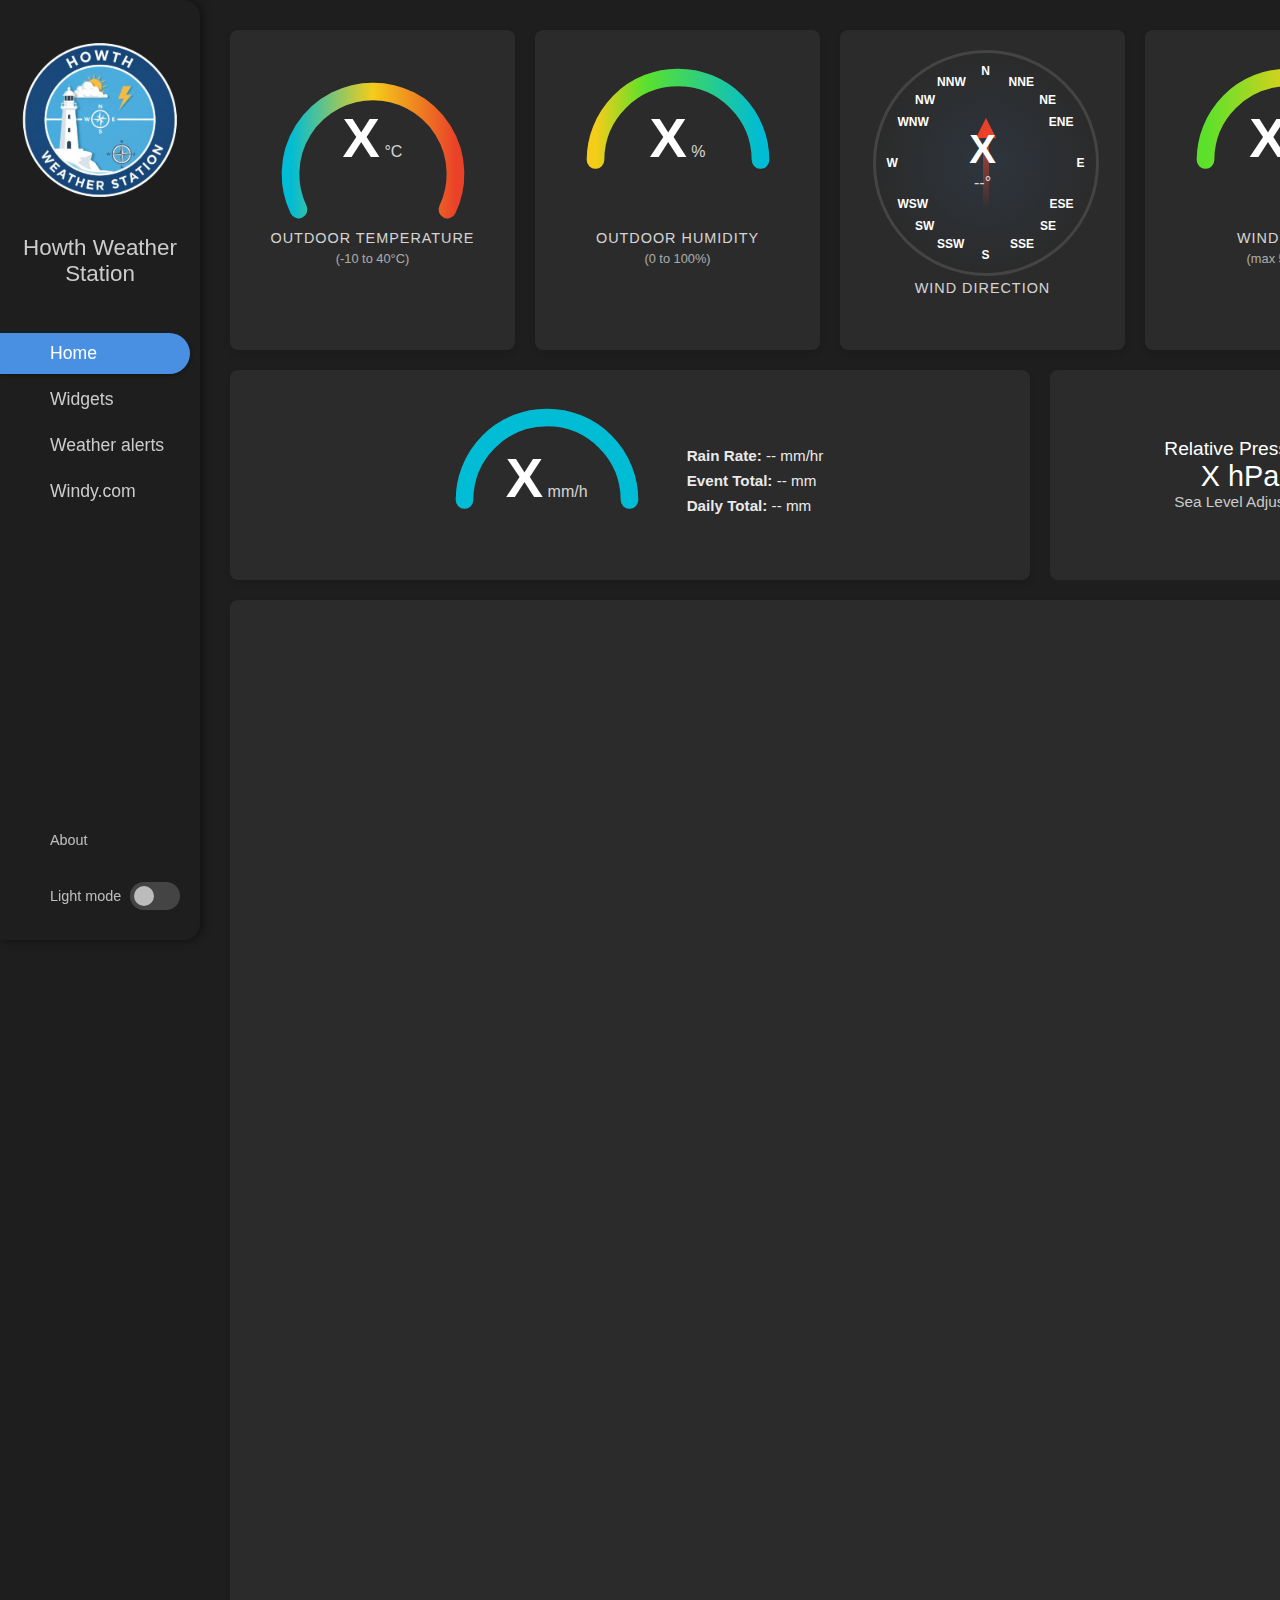
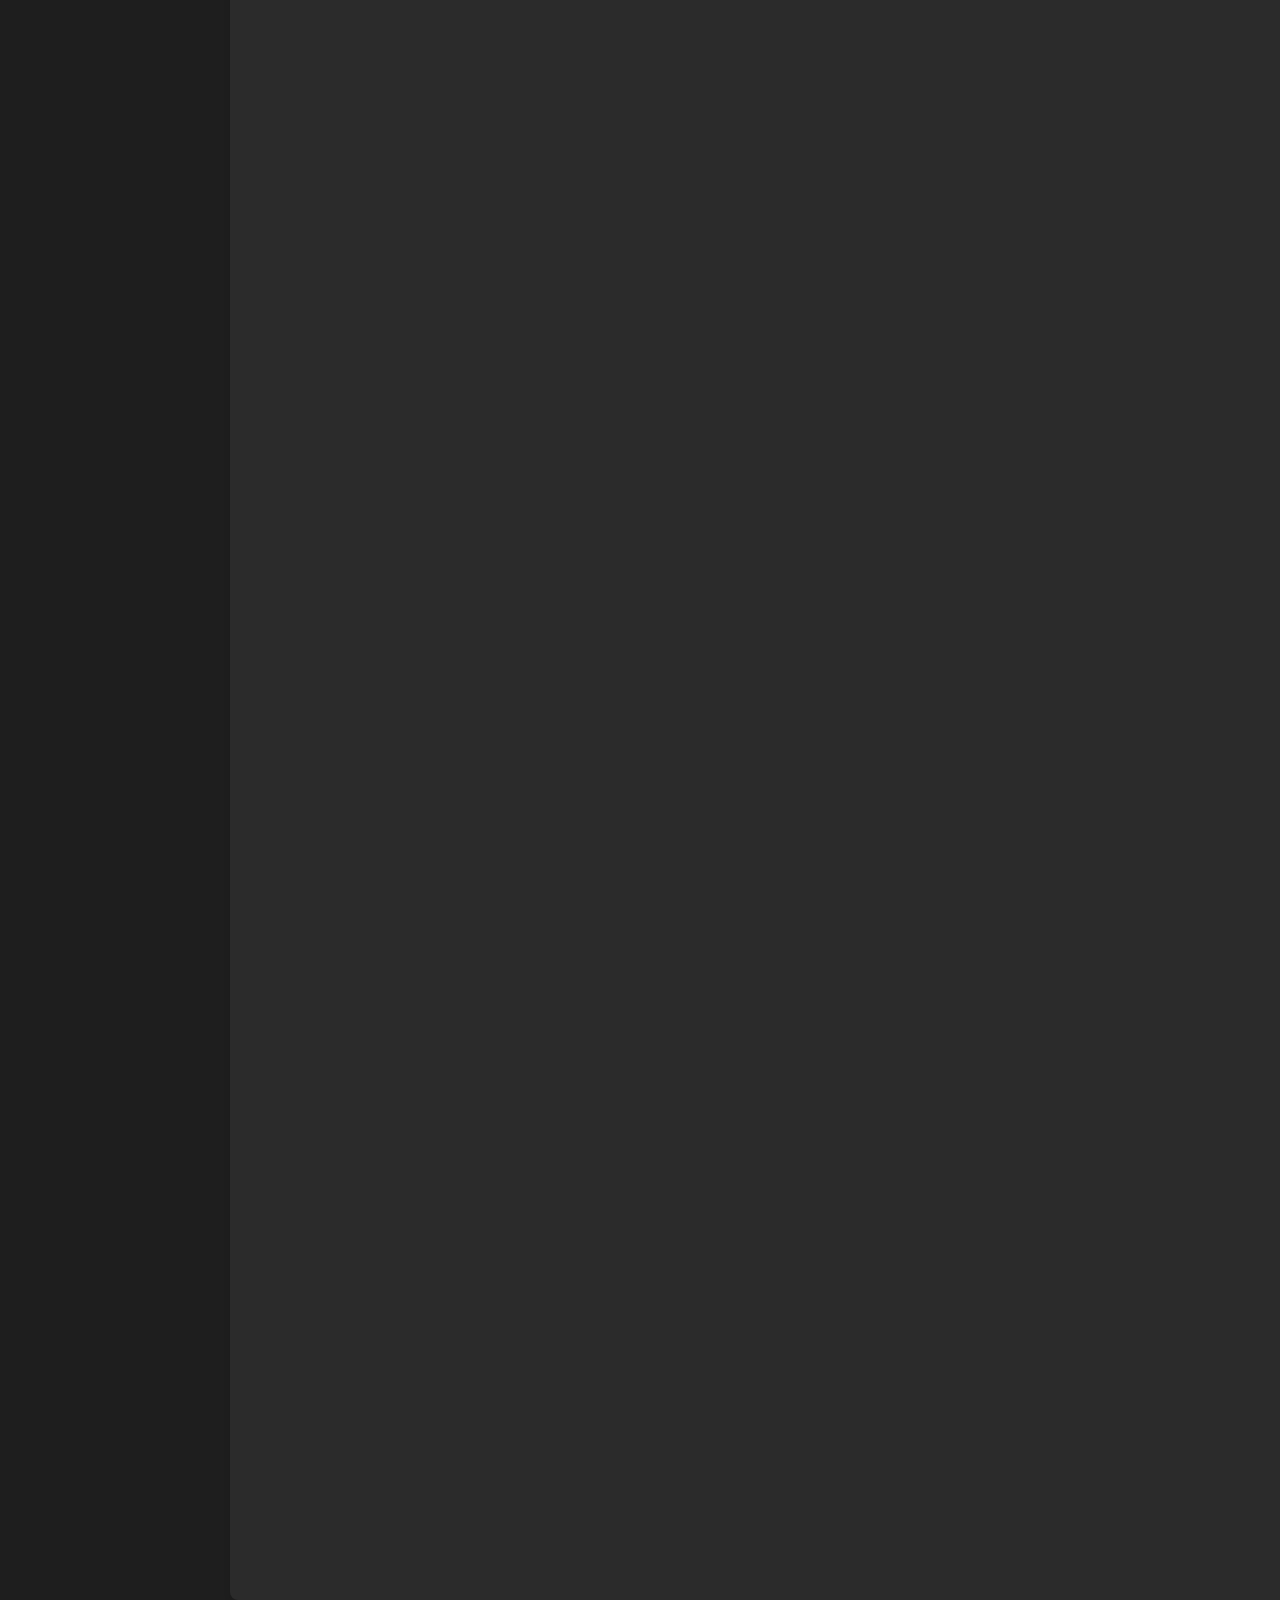
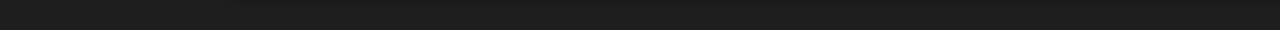
<file: index.html>
<!DOCTYPE html>
<html lang="en">
<head>
    <meta charset="UTF-8">
    <meta name="viewport" content="width=device-width, initial-scale=1.0">
    <title>H.W.S</title>
    
    <style>
        /* BASE STYLES & THEME - MATCHING YOUR EXISTING DESIGN */
        :root {
            --color-dark-background: #1e1e1e; 
            --color-card-background: #2b2b2b;
            --color-sidebar-background: #1e1e1e;
            --color-text-light: #ffffff;
            --color-text-dim: #ccc;
            --color-accent-blue: #4a90e2; 
            --color-gauge-track: #444444; 
            --color-gauge-red: #EA4228;
            --color-gauge-yellow: #F5CD19;
            --color-gauge-green: #5BE12C;
            --color-gauge-blue: #00bcd4;
            --sidebar-width: 300px;
            --border-radius-large: 16px;
            --border-radius-small: 8px;
        }
        
        body { 
            margin: 0; 
            font-family: 'Segoe UI', Tahoma, Geneva, Verdana, sans-serif; 
            background-color: var(--color-dark-background); 
            color: var(--color-text-light); 
            overflow-x: hidden; 
        }
        
        #weather-app { display: flex; min-height: 100vh; }

        /* SIDEBAR STYLING - EXACT MATCH */
        #sidebar { 
            width: var(--sidebar-width); 
            background-color: var(--color-sidebar-background); 
            padding: 20px 0; 
            display: flex; 
            flex-direction: column; 
            border-radius: 0 var(--border-radius-large) var(--border-radius-large) 0; 
            box-shadow: 2px 0 10px rgba(0, 0, 0, 0.5); 
            z-index: 10;
            position: sticky; 
            top: 0; 
            height: 100vh;
        }
        
        .logo-container { 
            width: 200px; 
            height: 200px; 
            margin: 0 auto 10px; 
            border-radius: 50%; 
            display: flex; 
            justify-content: center; 
            align-items: center; 
        }
        
        #station-header img { 
            display: block; 
            width: 100%; 
            max-width: 500px; 
            height: auto; 
            margin: 0 auto; 
        }
        
        #station-header h1 { 
            font-size: 1.4em; 
            font-weight: 300; 
            text-align: center; 
            margin-bottom: 25px; 
            color: var(--color-text-dim); 
        }
        
        nav ul { 
            list-style: none; 
            padding: 0; 
            width: 100%; 
            flex-grow: 1; 
            overflow-y: auto; 
        }
        
        .nav-item { 
            padding: 10px 20px 10px 50px; 
            cursor: pointer; 
            transition: background-color 0.2s; 
            margin: 5px 0; 
            padding-right: 20px; 
        }
        
        .nav-item a, .nav-item a:visited { 
            color: var(--color-text-dim) !important; 
            text-decoration: none !important; 
            display: block; 
            font-size: 1.1em; 
        }
        
        .active-page { 
            background-color: var(--color-accent-blue); 
            border-radius: 0 25px 25px 0; 
            margin-right: 10px; 
            box-shadow: 0 2px 5px rgba(0, 0, 0, 0.3); 
        }
        
        .active-page a { color: var(--color-text-light) !important; }
        
        #info-section { margin-top: auto; }
        #info-section, #dark-mode-toggle { 
            padding: 10px 20px 10px 50px; 
            cursor: pointer; 
            font-size: 0.9em; 
            opacity: 0.7; 
        }

        /* MAIN DASHBOARD CONTENT - MATCHING YOUR LAYOUT */
        #dashboard-content { 
            flex-grow: 1; 
            padding: 30px; 
            display: flex; 
            flex-direction: column; 
            gap: 20px; 
            max-width: 1200px; 
            margin: 0 auto; 
        }
        
        .gauge-card { 
            background-color: var(--color-card-background); 
            border-radius: var(--border-radius-small); 
            padding: 20px; 
            box-shadow: 0 4px 6px rgba(0, 0, 0, 0.1); 
            display: flex; 
            flex-direction: column; 
            justify-content: flex-start;
            align-items: center;
            transition: transform 0.2s ease;
        }
        
        .gauge-card:hover {
            transform: translateY(-2px);
        }
        
        .large-gauge { 
            flex: 1; 
            min-height: 280px; 
        }
        
        /* UPGRADED GAUGE STYLES */
        .gauge-container { 
            width: 220px; 
            height: 160px; 
            position: relative; 
            margin-bottom: 10px;
        }
        
        .gauge-svg {
            transform: rotate(0deg);
            position: relative;
        }

        .gauge-arc-bg, .gauge-arc-progress {
            fill: none;
            stroke-width: 16;
            stroke-linecap: round;
        }

        .gauge-arc-bg {
            stroke: var(--color-gauge-track);
        }

        .gauge-arc-progress {
            transition: stroke-dashoffset 1.5s cubic-bezier(0.4, 0, 0.2, 1);
        }
        
        .gauge-text-block { 
            text-align: center; 
            width: 100%; 
            margin-top: 10px;
        }
        
        .gauge-value { 
            font-size: 3.5em; 
            font-weight: 700; 
            line-height: 1em; 
        }
        
        .gauge-unit, .gauge-label { 
            font-size: 1em; 
            font-weight: 300; 
            opacity: 0.8; 
            margin-top: 5px; 
        }
        
        .gauge-label { 
            color: var(--color-text-light); 
            display: block;
            margin-top: 10px;
            text-transform: uppercase;
            letter-spacing: 1px;
            font-size: 0.9em;
        }
        
        .gauge-range { 
            display: block; 
            font-size: 0.8em; 
            opacity: 0.6; 
            margin-top: 5px; 
        }
        
        /* COMPASS STYLES - UPGRADED */
        .gauge-container-360 { 
            width: 220px; 
            height: 220px; 
            position: relative; 
        }
        
        .compass-ring {
            width: 100%;
            height: 100%;
            border-radius: 50%;
            border: 3px solid var(--color-gauge-track);
            position: relative;
            background: radial-gradient(circle, rgba(74, 144, 226, 0.1) 0%, transparent 70%);
        }

        .compass-cardinal {
            position: absolute;
            font-size: 0.75em;
            font-weight: 600;
            color: var(--color-text-light);
        }

        .compass-cardinal.n { top: 5%; left: 50%; transform: translateX(-50%); }
        .compass-cardinal.nne { top: 10%; right: 28%; }
        .compass-cardinal.ne { top: 18%; right: 18%; }
        .compass-cardinal.ene { top: 28%; right: 10%; }
        .compass-cardinal.e { top: 50%; right: 5%; transform: translateY(-50%); }
        .compass-cardinal.ese { bottom: 28%; right: 10%; }
        .compass-cardinal.se { bottom: 18%; right: 18%; }
        .compass-cardinal.sse { bottom: 10%; right: 28%; }
        .compass-cardinal.s { bottom: 5%; left: 50%; transform: translateX(-50%); }
        .compass-cardinal.ssw { bottom: 10%; left: 28%; }
        .compass-cardinal.sw { bottom: 18%; left: 18%; }
        .compass-cardinal.wsw { bottom: 28%; left: 10%; }
        .compass-cardinal.w { top: 50%; left: 5%; transform: translateY(-50%); }
        .compass-cardinal.wnw { top: 28%; left: 10%; }
        .compass-cardinal.nw { top: 18%; left: 18%; }
        .compass-cardinal.nnw { top: 10%; left: 28%; }

        .compass-arrow {
            position: absolute;
            top: 50%;
            left: 50%;
            width: 6px;
            height: 90px;
            margin-left: -3px;
            margin-top: -45px;
            transform-origin: center center;
            transition: transform 0.8s cubic-bezier(0.4, 0, 0.2, 1);
        }

        .compass-arrow::before {
            content: '';
            position: absolute;
            top: 0;
            left: 50%;
            transform: translateX(-50%);
            width: 0;
            height: 0;
            border-left: 10px solid transparent;
            border-right: 10px solid transparent;
            border-bottom: 20px solid var(--color-gauge-red);
        }

        .compass-arrow::after {
            content: '';
            position: absolute;
            bottom: 0;
            left: 0;
            right: 0;
            height: 65px;
            background: linear-gradient(to bottom, var(--color-gauge-red), transparent);
            opacity: 0.7;
        }

        .gauge-text-overlay-360 { 
            position: absolute; 
            top: 50%; 
            left: 50%; 
            transform: translate(-50%, -50%); 
            text-align: center; 
            width: 100%; 
        }
        
        .gauge-text-overlay-360 .gauge-value { 
            font-size: 2.5em; 
            font-weight: 700;
        }
        
        .gauge-text-overlay-360 .gauge-unit {
            font-size: 1em;
            display: block;
            margin-top: 5px;
        }
        
        /* RAINFALL & PRESSURE STYLES - MATCHING YOUR LAYOUT */
        .rainfall-stats-container { 
            display: flex; 
            flex: 2; 
            gap: 20px; 
            align-items: center;
        }
        
        .rainfall-stats-block { 
            flex: 1; 
            padding: 10px 0 0 10px; 
            text-align: left; 
        }
        
        .rainfall-stats-list { 
            list-style: none; 
            padding: 0; 
            font-size: 0.95em; 
        }
        
        .rainfall-stats-list li { 
            margin-bottom: 8px; 
            opacity: 0.9; 
        }

        .pressure-block { 
            display: flex; 
            flex-direction: column; 
            flex: 1; 
            gap: 20px; 
            min-height: 90px; 
        }
        
        .pressure-card { 
            flex: 1; 
            min-height: 90px; 
            font-size: 1.2em; 
            text-align: left; 
            padding: 15px; 
            box-shadow: none; 
            justify-content: center; 
        }
        
        .pressure-sub-text { 
            font-size: 0.8em; 
            color: var(--color-text-dim); 
            display: block; 
            line-height: 1.2; 
        }
        
        /* MAIN LAYOUT */
        .gauge-row, .middle-row { 
            display: flex; 
            gap: 20px; 
            width: 100%; 
            flex-wrap: nowrap; 
        }
        
        /* GRAPH SECTION */
        .graph-row {
            width: 100%;
        }

        .graph-area {
            flex-grow: 1;
            min-height: 300px;
            text-align: left;
            padding: 0;
        }

        #graph-crop-window { 
            padding: 0; 
            overflow: hidden; 
            position: relative; 
        }
        
        #ecowitt-graph-iframe { 
            width: 1200px; 
            height: 2600px; 
            position: relative; 
            top: -335px; 
            left: 0; 
            right: -100px; 
            pointer-events: none; 
        }

        /* RESPONSIVE */
        @media (max-width: 600px) {
            #weather-app { flex-direction: column; }
            #sidebar { 
                width: 100%; 
                border-radius: 0; 
                padding: 10px 0; 
                position: static; 
                height: auto; 
            }
            #station-header h1, #info-section { display: none; }
            nav ul { 
                display: flex; 
                justify-content: space-around; 
                padding: 0 10px; 
                overflow-x: auto; 
                flex-grow: 0; 
            }
            .nav-item { padding: 5px 10px; margin: 0; }
            .gauge-row, .middle-row { flex-direction: column; }
            .gauge-container, .gauge-container-360 {
                width: 180px;
                height: 180px;
            }
        }

        /* Toggle Switch Styles */
        #dark-mode-toggle { 
            display: flex; 
            justify-content: space-between; 
            align-items: center; 
            cursor: default; 
        }
        #dark-mode-toggle label { cursor: pointer; }
        .switch-container { 
            position: relative; 
            display: inline-block; 
            width: 50px; 
            height: 28px; 
        }
        .switch-container input { opacity: 0; width: 0; height: 0; }
        .slider { 
            position: absolute; 
            cursor: pointer; 
            top: 0; left: 0; right: 0; bottom: 0; 
            background-color: #555; 
            transition: .4s; 
            border-radius: 34px;
        }
        .slider:before { 
            position: absolute; 
            content: ""; 
            height: 20px; 
            width: 20px; 
            left: 4px; 
            bottom: 4px; 
            background-color: white; 
            transition: .4s; 
            border-radius: 50%;
        }
        input:checked + .slider { background-color: var(--color-accent-blue); }
        input:checked + .slider:before { transform: translateX(22px); }
    </style>
</head>
<body>

    <div id="weather-app">
        <aside id="sidebar">
            <div id="station-header">
                <div class="logo-container">
                    <img src="howthw.png" alt="Howth Weather Station Logo">
                </div>
                <h1>Howth Weather Station</h1>
            </div>
            <nav>
                <ul>
                    <li class="nav-item active-page"><a href="index.html">Home</a></li>
                    <li class="nav-item"><a href="widgets.html">Widgets</a></li>
                    <li class="nav-item"><a href="alerts.html">Weather alerts</a></li>
                    <li class="nav-item"><a href="windy.html">Windy.com</a></li>
                </ul>
            </nav>
            <div id="info-section"><p>About</p></div>
            <div id="dark-mode-toggle">
                <label for="theme-switch">Light mode</label>
                <label class="switch-container">
                    <input type="checkbox" id="theme-switch">
                    <span class="slider"></span>
                </label>
            </div>
        </aside>

        <main id="dashboard-content">
            <section class="gauge-row">
                <!-- Temperature -->
                <div class="gauge-card large-gauge">
                    <div class="gauge-container">
                        <svg class="gauge-svg" viewBox="0 0 200 200">
                            <path class="gauge-arc-bg" 
                                  d="M 32.322 145.048 A 75 75 0 1 1 167.678 145.048" 
                                  stroke-width="16"/>
                            <path class="gauge-arc-progress" id="temp-progress"
                                  d="M 32.322 145.048 A 75 75 0 1 1 167.678 145.048" 
                                  stroke="url(#tempGradient)"
                                  stroke-width="16"/>
                            <defs>
                                <linearGradient id="tempGradient" x1="0%" y1="0%" x2="100%" y2="0%">
                                    <stop offset="0%" style="stop-color:#00bcd4"/>
                                    <stop offset="50%" style="stop-color:#F5CD19"/>
                                    <stop offset="100%" style="stop-color:#EA4228"/>
                                </linearGradient>
                            </defs>
                        </svg>
                        <div style="position: absolute; top: 55%; left: 50%; transform: translate(-50%, -50%); text-align: center;">
                            <span class="gauge-value" id="temp-value">--</span>
                            <span class="gauge-unit">°C</span>
                        </div>
                    </div>
                    <span class="gauge-label">OUTDOOR TEMPERATURE</span>
                    <span class="gauge-range">(-10 to 40°C)</span>
                </div>
                
                <!-- Humidity -->
                <div class="gauge-card large-gauge">
                    <div class="gauge-container">
                        <svg class="gauge-svg" viewBox="0 0 200 200">
                            <path class="gauge-arc-bg" 
                                  d="M 25 100 A 75 75 0 1 1 175 100" 
                                  stroke-width="16"/>
                            <path class="gauge-arc-progress" id="humidity-progress"
                                  d="M 25 100 A 75 75 0 1 1 175 100" 
                                  stroke="url(#humidityGradient)"
                                  stroke-width="16"/>
                            <defs>
                                <linearGradient id="humidityGradient" x1="0%" y1="0%" x2="100%" y2="0%">
                                    <stop offset="0%" style="stop-color:#F5CD19"/>
                                    <stop offset="30%" style="stop-color:#5BE12C"/>
                                    <stop offset="100%" style="stop-color:#00bcd4"/>
                                </linearGradient>
                            </defs>
                        </svg>
                        <div style="position: absolute; top: 55%; left: 50%; transform: translate(-50%, -50%); text-align: center;">
                            <span class="gauge-value" id="humidity-value">--</span>
                            <span class="gauge-unit">%</span>
                        </div>
                    </div>
                    <span class="gauge-label">OUTDOOR HUMIDITY</span>
                    <span class="gauge-range">(0 to 100%)</span>
                </div>
                
                <!-- Wind Direction -->
                <div class="gauge-card large-gauge">
                    <div class="gauge-container-360">
                        <div class="compass-ring">
                            <span class="compass-cardinal n">N</span>
                            <span class="compass-cardinal nne">NNE</span>
                            <span class="compass-cardinal ne">NE</span>
                            <span class="compass-cardinal ene">ENE</span>
                            <span class="compass-cardinal e">E</span>
                            <span class="compass-cardinal ese">ESE</span>
                            <span class="compass-cardinal se">SE</span>
                            <span class="compass-cardinal sse">SSE</span>
                            <span class="compass-cardinal s">S</span>
                            <span class="compass-cardinal ssw">SSW</span>
                            <span class="compass-cardinal sw">SW</span>
                            <span class="compass-cardinal wsw">WSW</span>
                            <span class="compass-cardinal w">W</span>
                            <span class="compass-cardinal wnw">WNW</span>
                            <span class="compass-cardinal nw">NW</span>
                            <span class="compass-cardinal nnw">NNW</span>
                            <div class="compass-arrow" id="wind-arrow"></div>
                        </div>
                        <div class="gauge-text-overlay-360">
                            <span class="gauge-value" id="wind-dir-value">--</span>
                            <span class="gauge-unit" id="wind-dir-deg">--°</span>
                        </div>
                    </div>
                    <span class="gauge-label">WIND DIRECTION</span>
                </div>
                
                <!-- Wind Speed -->
                <div class="gauge-card large-gauge">
                    <div class="gauge-container">
                        <svg class="gauge-svg" viewBox="0 0 200 200">
                            <path class="gauge-arc-bg" 
                                  d="M 25 100 A 75 75 0 1 1 175 100" 
                                  stroke-width="16"/>
                            <path class="gauge-arc-progress" id="wind-speed-progress"
                                  d="M 25 100 A 75 75 0 1 1 175 100" 
                                  stroke="url(#windGradient)"
                                  stroke-width="16"/>
                            <defs>
                                <linearGradient id="windGradient" x1="0%" y1="0%" x2="100%" y2="0%">
                                    <stop offset="0%" style="stop-color:#5BE12C"/>
                                    <stop offset="60%" style="stop-color:#F5CD19"/>
                                    <stop offset="100%" style="stop-color:#EA4228"/>
                                </linearGradient>
                            </defs>
                        </svg>
                        <div style="position: absolute; top: 55%; left: 50%; transform: translate(-50%, -50%); text-align: center;">
                            <span class="gauge-value" id="wind-speed-value">--</span>
                            <span class="gauge-unit">km/h</span>
                        </div>
                    </div>
                    <span class="gauge-label">WIND SPEED</span>
                    <span class="gauge-range">(max 50 km/h)</span>
                </div>
            </section>
            
            <section class="middle-row">
                <!-- Rainfall -->
                <div class="gauge-card" style="flex: 2;">
                    <div class="rainfall-stats-container">
                        <div class="gauge-container">
                            <svg class="gauge-svg" viewBox="0 0 200 200">
                                <path class="gauge-arc-bg" 
                                      d="M 25 100 A 75 75 0 1 1 175 100" 
                                      stroke-width="16"/>
                                <path class="gauge-arc-progress" id="rain-progress"
                                      d="M 25 100 A 75 75 0 1 1 175 100" 
                                      stroke="#00bcd4"
                                      stroke-width="16"/>
                            </svg>
                            <div style="position: absolute; top: 55%; left: 50%; transform: translate(-50%, -50%); text-align: center;">
                                <span class="gauge-value" id="rain-value">--</span>
                                <span class="gauge-unit">mm/h</span>
                            </div>
                        </div>
                        
                        <div class="rainfall-stats-block">
                            <ul class="rainfall-stats-list">
                                <li><strong>Rain Rate:</strong> <span id="rain-rate-stat">--</span> mm/hr</li>
                                <li><strong>Event Total:</strong> <span id="rain-event-stat">--</span> mm</li>
                                <li><strong>Daily Total:</strong> <span id="rain-daily-stat">--</span> mm</li>
                            </ul>
                        </div>
                    </div>
                </div>

                <!-- Pressure -->
                <div class="pressure-block" style="flex: 1;">
                    <div class="gauge-card pressure-card">
                        Relative Pressure<br>
                        <span style="font-size: 1.5em;" id="relative-pressure-value">-- hPa</span>
                        <span class="pressure-sub-text">Sea Level Adjusted</span>
                    </div>
                </div>
            </section>
            
            <!-- Graph Section -->
            <section class="graph-row">
                <div class="gauge-card graph-area" id="graph-crop-window">
                    <iframe 
                        src="https://www.ecowitt.net/home/share?authorize=4MEVYD" 
                        id="ecowitt-graph-iframe"
                        scrolling="yes"
                        frameborder="0">
                    </iframe>
                </div>
            </section>
        </main>
    </div>

    <script>
const DATA_SOURCE_URL = 'https://ecowit-proxy.sampatton176.workers.dev/';

function updateCircleGauge(id, value, min, max) {
    const path = document.getElementById(id);
    if (!path) return;
    const percent = Math.max(0, Math.min(100, ((value - min) / (max - min)) * 100));
    const radius = 85;
    const circumference = 2 * Math.PI * radius;
    const arcLength = (270 / 360) * circumference;
    const offset = arcLength - (percent / 100) * arcLength;
    path.style.strokeDasharray = `${arcLength} ${circumference}`;
    path.style.strokeDashoffset = offset;
}

function windDegreesToText(deg) {
    if (deg == null) return '--';
    const directions = ["N","NNE","NE","ENE","E","ESE","SE","SSE","S","SSW","SW","WSW","W","WNW","NW","NNW"];
    return directions[Math.round(deg / 22.5) % 16];
}

// Conversion helpers
function fToC(f) { return (f - 32) * 5 / 9; }
function mphToKmh(mph) { return mph * 1.60934; }
function inHgToHpa(inHg) { return inHg * 33.8639; }

async function fetchAndUpdateData() {
    try {
        const response = await fetch(DATA_SOURCE_URL);
        if (!response.ok) throw new Error(`HTTP error! status: ${response.status}`);
        const data = await response.json();

        const obs = data.observations[0];
        const imp = obs.imperial;

        // Temperature °C
        const tempC = fToC(imp.temp);
        document.getElementById('temp-value').textContent = tempC.toFixed(1);
        updateCircleGauge('temp-progress', tempC, -10, 40);

        // Humidity %
        const humidity = obs.humidity;
        document.getElementById('humidity-value').textContent = humidity;
        updateCircleGauge('humidity-progress', humidity, 0, 100);

        // Wind direction & speed
        const windDir = obs.winddir;
        const windKmh = mphToKmh(imp.windSpeed);
        document.getElementById('wind-dir-value').textContent = windDegreesToText(windDir);
        document.getElementById('wind-dir-deg').textContent = windDir + '°';
        document.getElementById('wind-arrow').style.transform = `rotate(${windDir}deg)`;
        document.getElementById('wind-speed-value').textContent = windKmh.toFixed(1);
        updateCircleGauge('wind-speed-progress', windKmh, 0, 80); // max wind 80 km/h

        // Rain mm/h
        const rainMm = imp.precipRate * 25.4 / 60; // inHg/hr → mm/h conversion if needed, but mostly 0
        const rainTotalMm = imp.precipTotal * 25.4; // total in mm
        document.getElementById('rain-value').textContent = rainMm.toFixed(2);
        document.getElementById('rain-rate-stat').textContent = rainMm.toFixed(2);
        document.getElementById('rain-event-stat').textContent = rainTotalMm.toFixed(2);
        document.getElementById('rain-daily-stat').textContent = rainTotalMm.toFixed(2);
        updateCircleGauge('rain-progress', rainMm, 0, 10);

        // Pressure hPa
        const pressureHpa = inHgToHpa(imp.pressure);
        document.getElementById('relative-pressure-value').textContent = pressureHpa.toFixed(1) + ' hPa';

        console.log('✅ Weather data updated in metric');

    } catch (error) {
        console.error('❌ Error fetching weather data:', error);
        document.getElementById('temp-value').textContent = 'X';
        document.getElementById('humidity-value').textContent = 'X';
        document.getElementById('wind-dir-value').textContent = 'X';
        document.getElementById('wind-speed-value').textContent = 'X';
        document.getElementById('rain-value').textContent = 'X';
        document.getElementById('relative-pressure-value').textContent = 'X hPa';
    }
}

fetchAndUpdateData();
setInterval(fetchAndUpdateData, 60000);
</script>
</file>
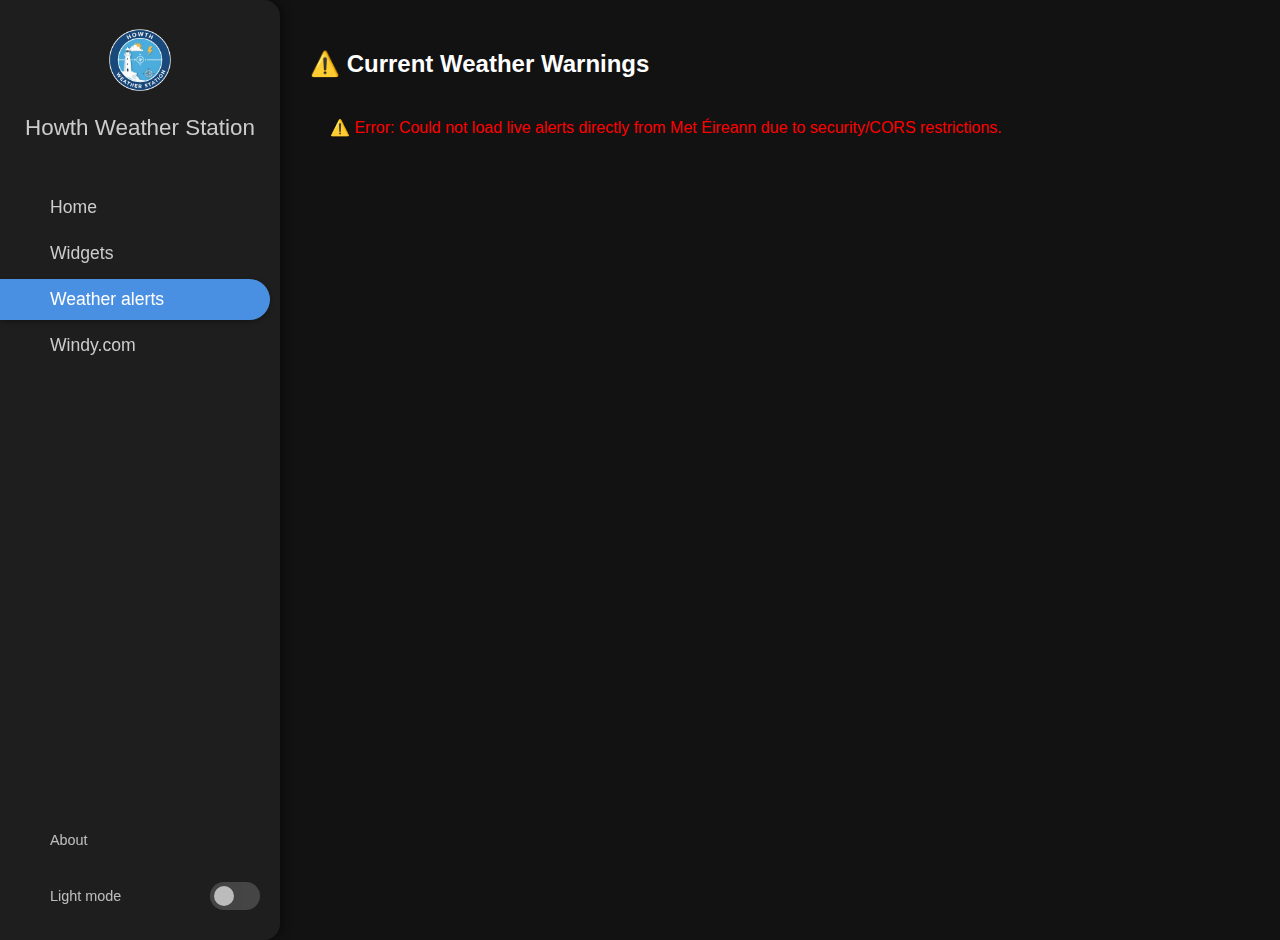
<file: alerts.html>
<!DOCTYPE html>
<html lang="en">
<head>
    <meta charset="UTF-8">
    <meta name="viewport" content="width=device-width, initial-scale=1.0">
    <title>Howth Weather - Alerts</title>
    
    <style>
        /* BASE STYLES & THEME */
        :root {
            --color-dark-background: #121212; --color-card-background: #2b2b2b;
            --color-sidebar-background: #1e1e1e; --color-text-light: #ffffff;
            --color-text-dim: #ccc; --color-accent-blue: #4a90e2; 
            --sidebar-width: 280px; --border-radius-large: 16px; --border-radius-small: 8px;
        }
        body { margin: 0; font-family: 'Segoe UI', Tahoma, Geneva, Verdana, sans-serif; background-color: var(--color-dark-background); color: var(--color-text-light); overflow-x: hidden; }
        #weather-app { display: flex; min-height: 100vh; }

        /* SIDEBAR STYLING --- STICKY FIX --- */
        #sidebar { 
            width: var(--sidebar-width); 
            background-color: var(--color-sidebar-background); 
            padding: 20px 0; 
            display: flex; 
            flex-direction: column; 
            border-radius: 0 var(--border-radius-large) var(--border-radius-large) 0; 
            box-shadow: 2px 0 10px rgba(0, 0, 0, 0.5); 
            z-index: 10;
            position: sticky; top: 0; height: 100vh;
        }
        .logo-container { width: 80px; height: 80px; margin: 0 auto 10px; border-radius: 50%; display: flex; justify-content: center; align-items: center; }
        #station-header img { display: block; width: 100%; max-width: 100px; height: auto; margin: 0 auto; }
        #station-header h1 { font-size: 1.4em; font-weight: 300; text-align: center; margin-bottom: 25px; color: var(--color-text-dim); }
        
        /* NAV LIST --- SCROLL FIX --- */
        nav ul { 
            list-style: none; padding: 0; width: 100%; 
            flex-grow: 1; overflow-y: auto;
        }
        .nav-item { padding: 10px 20px 10px 50px; cursor: pointer; transition: background-color 0.2s; margin: 5px 0; padding-right: 20px; }
        .nav-item a { color: var(--color-text-dim); text-decoration: none; display: block; font-size: 1.1em; }
        .active-page { 
            background-color: var(--color-accent-blue); 
            border-radius: 0 25px 25px 0; 
            margin-right: 10px; 
            box-shadow: 0 2px 5px rgba(0, 0, 0, 0.3); 
        }
        .active-page a { color: var(--color-text-light); }
        
        #info-section { margin-top: auto; }
        #info-section, #dark-mode-toggle { padding: 10px 20px 10px 50px; cursor: pointer; font-size: 0.9em; opacity: 0.7; }
        
        /* MAIN ALERTS CONTENT */
        #dashboard-content { flex-grow: 1; padding: 30px; max-width: 1000px; margin: 0 auto; }
        .alert-card { background-color: var(--color-card-background); border-radius: var(--border-radius-small); padding: 20px; margin-bottom: 20px; box-shadow: 0 4px 6px rgba(0, 0, 0, 0.2); border-left: 8px solid; transition: all 0.3s ease; }
        .alert-header { display: flex; justify-content: space-between; align-items: center; margin-bottom: 10px; }
        .alert-level { font-weight: bold; padding: 5px 10px; border-radius: 4px; text-transform: uppercase; text-shadow: 1px 1px 1px rgba(0, 0, 0, 0.3); }
        .alert-headline { font-size: 1.4em; font-weight: 600; margin-top: 5px; }
        .alert-details { font-size: 0.9em; margin-top: 10px; line-height: 1.5; }

        /* RESPONSIVE SCALING (MOBILE) */
        @media (max-width: 600px) {
            #weather-app { flex-direction: column; } 
            #sidebar { 
                width: 100%; border-radius: 0; padding: 10px 0; 
                position: static; height: auto;
            }
            #station-header h1, #info-section { display: none; }
            #station-header { text-align: center; margin: 0 auto; }
            nav ul { 
                display: flex; justify-content: space-around; padding: 0 10px; 
                overflow-x: auto; white-space: nowrap; 
                flex-grow: 0; overflow-y: hidden;
            }
            .nav-item { padding: 5px 10px; margin: 0; flex-shrink: 0; }
            .active-page { margin-right: 0; border-radius: var(--border-radius-small); }
            #dashboard-content { padding: 15px; max-width: none; margin: 0; }
            .alert-header { flex-direction: column; align-items: flex-start; }
            .alert-times { margin-top: 10px; font-size: 0.8em; }
        }

        /* LIGHT MODE STYLES */
        body.light-mode {
            --color-dark-background: #f4f7f6; --color-card-background: #ffffff;
            --color-text-light: #333333; --color-sidebar-background: #eeeeee;
            --color-text-dim: #555555;
            background-color: var(--color-dark-background);
            color: var(--color-text-light);
        }
        body.light-mode #sidebar { background-color: var(--color-sidebar-background); box-shadow: 2px 0 10px rgba(0, 0, 0, 0.1); }
        body.light-mode .alert-card { background-color: var(--color-card-background); box-shadow: 0 4px 6px rgba(0, 0, 0, 0.05); }
        body.light-mode #station-header h1 { color: var(--color-text-dim); }
        body.light-mode .nav-item a { color: var(--color-text-dim); }
        body.light-mode .active-page a { color: var(--color-text-light); }

        /* Toggle Switch Styles */
        #dark-mode-toggle { display: flex; justify-content: space-between; align-items: center; cursor: default; }
        #dark-mode-toggle label { cursor: pointer; }
        .switch-container { position: relative; display: inline-block; width: 50px; height: 28px; }
        .switch-container input { opacity: 0; width: 0; height: 0; }
        .slider { position: absolute; cursor: pointer; top: 0; left: 0; right: 0; bottom: 0; background-color: #555; transition: .4s; }
        .slider:before { position: absolute; content: ""; height: 20px; width: 20px; left: 4px; bottom: 4px; background-color: white; transition: .4s; }
        .slider.round { border-radius: 34px; }
        .slider.round:before { border-radius: 50%; }
        input:checked + .slider { background-color: var(--color-accent-blue); }
        input:checked + .slider:before { transform: translateX(22px); }
    </style>
</head>
<body>

    <div id="weather-app">
        <aside id="sidebar">
            <div id="station-header">
                <div class="logo-container"><img src="howthw.png" alt="Howth Weather Station Logo"></div>
                <h1>Howth Weather Station</h1>
            </div>
            <nav>
                <ul>
                    <li class="nav-item"><a href="index.html">Home</a></li>
                    <li class="nav-item"><a href="widgets.html">Widgets</a></li>
                    <li class="nav-item active-page"><a href="alerts.html">Weather alerts</a></li>
                    <li class="nav-item"><a href="windy.html">Windy.com</a></li>
                </ul>
            </nav>
            <div id="info-section"><p>About</p></div>
            <div id="dark-mode-toggle">
                <label for="theme-switch">Light mode</label>
                <label class="switch-container">
                    <input type="checkbox" id="theme-switch">
                    <span class="slider round"></span>
                </label>
            </div>
        </aside>

        <main id="dashboard-content">
            <h2>⚠️ Current Weather Warnings</h2>
            <section id="alerts-container"><p>Loading alerts...</p></section>
        </main>
    </div>
    
    <script>
        const themeSwitch = document.getElementById('theme-switch');
        const body = document.body;
        function applyTheme(theme) {
            if (theme === 'light') {
                body.classList.add('light-mode');
                themeSwitch.checked = true;
            } else {
                body.classList.remove('light-mode');
                themeSwitch.checked = false;
            }
        }
        const savedTheme = localStorage.getItem('theme');
        if (savedTheme) {
            applyTheme(savedTheme);
        } else {
            applyTheme('dark');
        }
        themeSwitch.addEventListener('change', function() {
            if (this.checked) {
                body.classList.add('light-mode');
                localStorage.setItem('theme', 'light');
            } else {
                body.classList.remove('light-mode');
                localStorage.setItem('theme', 'dark');
            }
        });
    </script>

    <script>
    const MET_EIREANN_URL = 'https://www.met.ie/Open_Data/json/warning_IRELAND.json'; 
    const PROXY_URL = 'https://weather-alerts-sam.sampatton176.workers.dev/';
        const ALERTS_DATA_URL = PROXY_URL + MET_EIREANN_URL;

        const ALERT_LEVEL_COLORS = { 'YELLOW': '#FFD700', 'ORANGE': '#FF8C00', 'RED': '#FF0000', 'STATUS': '#38B000' };

        function formatTime(isoString) {
            const options = { weekday: 'short', month: 'short', day: 'numeric', hour: '2-digit', minute: '2-digit', timeZone: 'Europe/Dublin' };
            try { return new Date(isoString).toLocaleTimeString('en-IE', options); } catch (e) { return 'N/A'; }
        }

        async function fetchAlertsAndRender() {
            const container = document.getElementById('alerts-container');
            container.innerHTML = '<p style="padding: 20px;">Fetching live alerts...</p>';
            try {
                const response = await fetch(ALERTS_DATA_URL); 
                if (!response.ok) throw new Error(`Failed to fetch alerts: ${response.status} ${response.statusText}`);
                
                const rawData = await response.json(); 
                const ALERTS_DATA = Array.isArray(rawData) ? rawData : [];
                container.innerHTML = ''; 

                if (ALERTS_DATA.length === 0) {
                    container.innerHTML = '<p style="padding: 20px;">No active weather warnings currently issued by Met Éireann.</p>';
                    return;
                }
                ALERTS_DATA.forEach(alert => {
                    const level = (alert.level || 'STATUS').toUpperCase();
                    const color = ALERT_LEVEL_COLORS[level] || '#444444';
                    const textColor = (level === 'YELLOW' || level === 'STATUS') ? '#000' : '#FFF';
                    const alertHtml = `
                        <div class="alert-card" style="border-color: ${color};">
                            <div class="alert-header">
                                <span class="alert-level" style="background-color: ${color}; color: ${textColor};">${level}</span>
                                <div class="alert-times">
                                    <strong>Issued:</strong> ${formatTime(alert.issued)} &bull; <strong>Starts:</strong> ${formatTime(alert.onset)} &bull; DASHBOARD<strong>Ends:</strong> ${formatTime(alert.expiry)}
                                </div>
                            </div>
                            <div class="alert-headline">${alert.headline}</div>
                            <div class="alert-details"><p>${alert.description}</p></div>
                        </div>
                    `;
                    container.insertAdjacentHTML('beforeend', alertHtml);
                });
            } catch (error) {
                container.innerHTML = `<p style="color: #ff0000; padding: 20px;">⚠️ Error: Could not load live alerts directly from Met Éireann due to security/CORS restrictions.</p>`;
                console.error('Fetch error:', error);
            }
        }
        document.addEventListener('DOMContentLoaded', fetchAlertsAndRender);
        setInterval(fetchAlertsAndRender, 300000);
    </script>
</body>

</html>
</file>
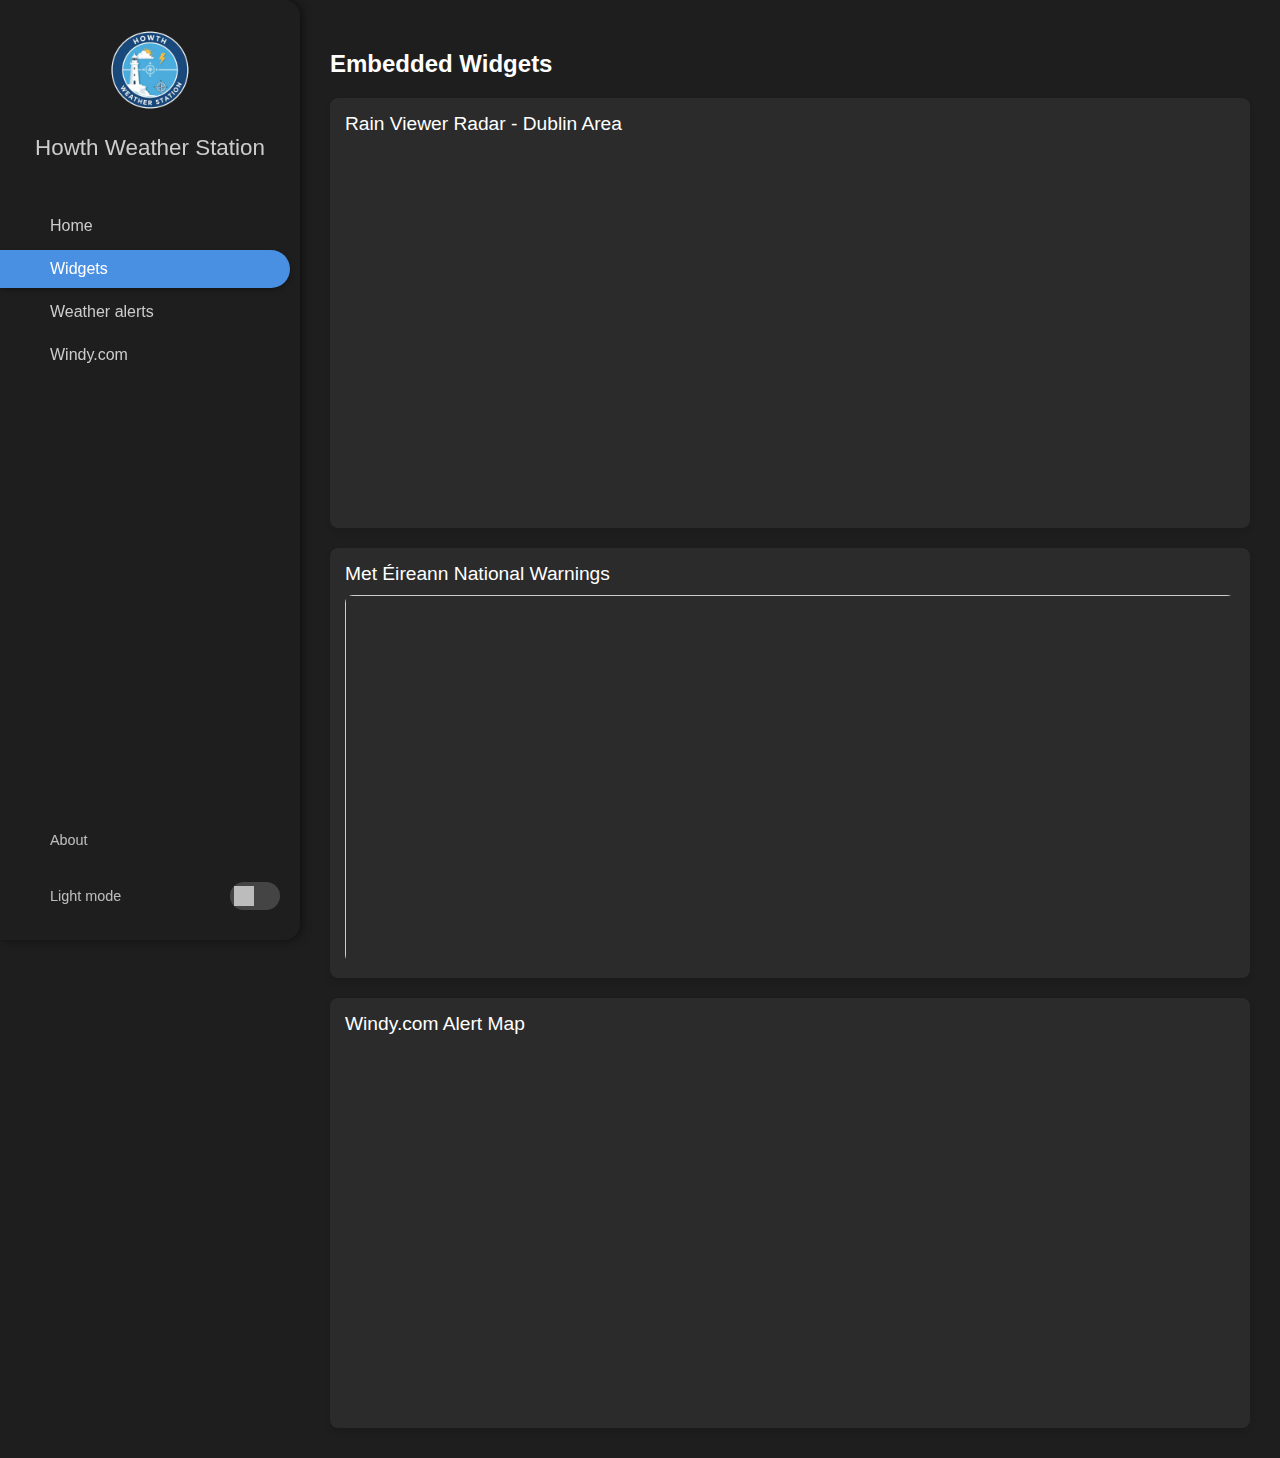
<file: widgets.html>
<!DOCTYPE html>
<html lang="en">
<head>
    <meta charset="UTF-8">
    <meta name="viewport" content="width=device-width, initial-scale=1.0">
    <title>Howth Weather - Widgets</title>
    
    <style>
        /* BASE STYLES & THEME */
        :root {
            --color-dark-background: #1e1e1e; 
            --color-card-background: #2b2b2b;
            --color-sidebar-background: #1e1e1e;
            --color-text-light: #ffffff;
            --color-text-dim: #ccc;
            --color-accent-blue: #4a90e2; 
            --sidebar-width: 300px; /* MATCHES INDEX.HTML */
            --border-radius-large: 16px; 
            --border-radius-small: 8px;
        }

        body { margin: 0; font-family: 'Segoe UI', Tahoma, Geneva, Verdana, sans-serif; background-color: var(--color-dark-background); color: var(--color-text-light); overflow-x: hidden; }
        #weather-app { display: flex; min-height: 100vh; }

        /* SIDEBAR STYLING (STICKY) */
        #sidebar { 
            width: var(--sidebar-width); background-color: var(--color-sidebar-background); 
            padding: 20px 0; display: flex; flex-direction: column; 
            border-radius: 0 var(--border-radius-large) var(--border-radius-large) 0; 
            box-shadow: 2px 0 10px rgba(0, 0, 0, 0.5); z-index: 10;
            position: sticky; top: 0; height: 100vh; /* STICKY FIX */
        }
        /* Logo Size */
        .logo-container { width: 100px; height: 100px; margin: 0 auto 10px; border-radius: 50%; display: flex; justify-content: center; align-items: center; }
        #station-header img { display: block; width: 100%; max-width: 125px; height: auto; margin: 0 auto; } /* INCREASED SIZE */
        #station-header h1 { font-size: 1.4em; font-weight: 300; text-align: center; margin-bottom: 25px; color: var(--color-text-dim); }
        
        /* NAV LIST & STICKY FIX */
        nav ul { list-style: none; padding: 0; width: 100%; flex-grow: 1; overflow-y: auto; }
        .nav-item { padding: 10px 20px 10px 50px; cursor: pointer; transition: background-color 0.2s; margin: 5px 0; padding-right: 20px; }
        
        /* LINK COLOR FIX */
        .nav-item a, 
        .nav-item a:visited { color: var(--color-text-dim) !important; text-decoration: none !important; }
        
        .active-page { background-color: var(--color-accent-blue); border-radius: 0 25px 25px 0; margin-right: 10px; box-shadow: 0 2px 5px rgba(0, 0, 0, 0.3); }
        .active-page a { color: var(--color-text-light) !important; }
        #info-section { margin-top: auto; }
        #info-section, #dark-mode-toggle { padding: 10px 20px 10px 50px; cursor: pointer; font-size: 0.9em; opacity: 0.7; }

        /* MAIN WIDGETS LAYOUT */
        #dashboard-content { 
            flex-grow: 1; padding: 30px; max-width: 1000px; margin: 0 auto; 
        }
        
        /* Widget Container: Single, vertical column (FIXED) */
        #widget-grid {
            display: grid;
            grid-template-columns: 1fr; /* Single column on all devices */
            gap: 20px;
            width: 100%;
        }

        .widget-card {
            background-color: var(--color-card-background);
            border-radius: var(--border-radius-small);
            padding: 15px;
            box-shadow: 0 4px 6px rgba(0, 0, 0, 0.1);
            min-height: 400px; /* Consistent height for uniformity */
            display: flex;
            flex-direction: column;
        }

        .widget-card h3 { margin-top: 0; margin-bottom: 10px; font-size: 1.2em; font-weight: 400; }
        .widget-iframe-container { overflow: hidden; border-radius: var(--border-radius-small); flex-grow: 1; }
        .widget-iframe-container iframe { width: 100%; height: 100%; display: block; }


        /* RESPONSIVE SCALING (MOBILE) */
        @media (max-width: 600px) {
            /* FIX: HIDE WINDY.COM LINK ON MOBILE DEVICES */
            .nav-item:nth-child(4) { 
                display: none !important; 
            }
            
            #weather-app { flex-direction: column; } 
            #sidebar { width: 100%; border-radius: 0; padding: 10px 0; position: static; height: auto; }
            #station-header h1, #info-section { display: none; }
            #station-header { text-align: center; margin: 0 auto; }
            nav ul { display: flex; justify-content: space-around; padding: 0 10px; overflow-x: auto; white-space: nowrap; flex-grow: 0; overflow-y: hidden; }
            .nav-item { padding: 5px 10px; margin: 0; flex-shrink: 0; }
            .active-page { margin-right: 0; border-radius: var(--border-radius-small); }
            #dashboard-content { padding: 15px; max-width: none; margin: 0; }
            .widget-card { min-height: 300px; }
        }

        /* LIGHT MODE STYLES */
        body.light-mode {
            --color-dark-background: #f4f7f6; --color-card-background: #ffffff;
            --color-text-light: #333333; --color-sidebar-background: #eeeeee;
            --color-text-dim: #555555;
            background-color: var(--color-dark-background);
            color: var(--color-text-light);
        }
        body.light-mode #sidebar { background-color: var(--color-sidebar-background); box-shadow: 2px 0 10px rgba(0, 0, 0, 0.1); }
        body.light-mode .widget-card { background-color: var(--color-card-background); box-shadow: 0 4px 6px rgba(0, 0, 0, 0.05); }
        body.light-mode #station-header h1 { color: var(--color-text-dim); }
        body.light-mode .nav-item a { color: var(--color-text-dim); }
        body.light-mode .active-page a { color: var(--color-text-light); }
        
        /* Toggle Switch Styles */
        #dark-mode-toggle { display: flex; justify-content: space-between; align-items: center; cursor: default; }
        #dark-mode-toggle label { cursor: pointer; }
        .switch-container { position: relative; display: inline-block; width: 50px; height: 28px; }
        .switch-container input { opacity: 0; width: 0; height: 0; }
        .slider { position: absolute; cursor: pointer; top: 0; left: 0; right: 0; bottom: 0; background-color: #555; transition: .4s; }
        .slider:before { position: absolute; content: ""; height: 20px; width: 20px; left: 4px; bottom: 4px; background-color: white; transition: .4s; }
        .slider.round { border-radius: 34px; }
        input:checked + .slider { background-color: var(--color-accent-blue); }
        input:checked + .slider:before { transform: translateX(22px); }
    </style>
</head>
<body>

    <div id="weather-app">
        <aside id="sidebar">
            <div id="station-header">
                <div class="logo-container">
                    <img src="howthw.png" alt="Howth Weather Station Logo">
                </div>
                <h1>Howth Weather Station</h1>
            </div>
            <nav>
                <ul>
                    <li class="nav-item"><a href="index.html">Home</a></li>
                    <li class="nav-item active-page"><a href="widgets.html">Widgets</a></li>
                    <li class="nav-item"><a href="alerts.html">Weather alerts</a></li>
                    <li class="nav-item"><a href="windy.html">Windy.com</a></li>
                </ul>
            </nav>
            <div id="info-section"><p>About</p></div>
            <div id="dark-mode-toggle">
                <label for="theme-switch">Light mode</label>
                <label class="switch-container">
                    <input type="checkbox" id="theme-switch">
                    <span class="slider round"></span>
                </label>
            </div>
        </aside>

        <main id="dashboard-content">
            <h2>Embedded Widgets</h2>
            <section id="widget-grid">
                <div class="widget-card" id="rain-viewer-widget">
                    <h3>Rain Viewer Radar - Dublin Area</h3>
                    <div class="widget-iframe-container">
                        <iframe src="https://www.rainviewer.com/map.html?loc=53.3665,-6.1175,11.23&oCS=1&c=3&o=83&lm=1&layer=radar&sm=1&sn=1" width="100%" frameborder="0" style="border:0;" allowfullscreen></iframe>
                    </div>
                </div>

                <div class="widget-card" id="met-eireann-widget">
                    <h3>Met Éireann National Warnings</h3>
                    <div class="widget-iframe-container">
                        <iframe style="border: 1px #ccc solid;" src="https://www.met.ie/widgets/national" name="MEWarning" width="100%" frameborder="1" marginwidth="0px" marginheight="0px" scrolling="no" allowfullscreen="allowfullscreen" title="Weather warnings widget"></iframe>
                    </div>
                </div>

                <div class="widget-card" id="windy-small-widget">
                    <h3>Windy.com Alert Map</h3>
                    <div class="widget-iframe-container">
                        <iframe width="100%" src="https://embed.windy.com/embed.html?type=map&location=coordinates&metricRain=mm&metricTemp=%C2%B0C&metricWind=km/h&zoom=6&overlay=capAlerts&product=capAlerts&level=surface&lat=53.326&lon=-8.306" frameborder="0"></iframe>
                    </div>
                </div>
                
            </section>
        </main>
    </div>

    <script>
        const themeSwitch = document.getElementById('theme-switch');
        const body = document.body;
        function applyTheme(theme) {
            if (theme === 'light') {
                body.classList.add('light-mode');
                themeSwitch.checked = true;
            } else {
                body.classList.remove('light-mode');
                themeSwitch.checked = false;
            }
        }
        const savedTheme = localStorage.getItem('theme');
        if (savedTheme) {
            applyTheme(savedTheme);
        } else {
            applyTheme('dark');
        }
        themeSwitch.addEventListener('change', function() {
            if (this.checked) {
                body.classList.add('light-mode');
                localStorage.setItem('theme', 'light');
            } else {
                body.classList.remove('light-mode');
                localStorage.setItem('theme', 'dark');
            }
        });
    </script>
</body>
</html>
</file>
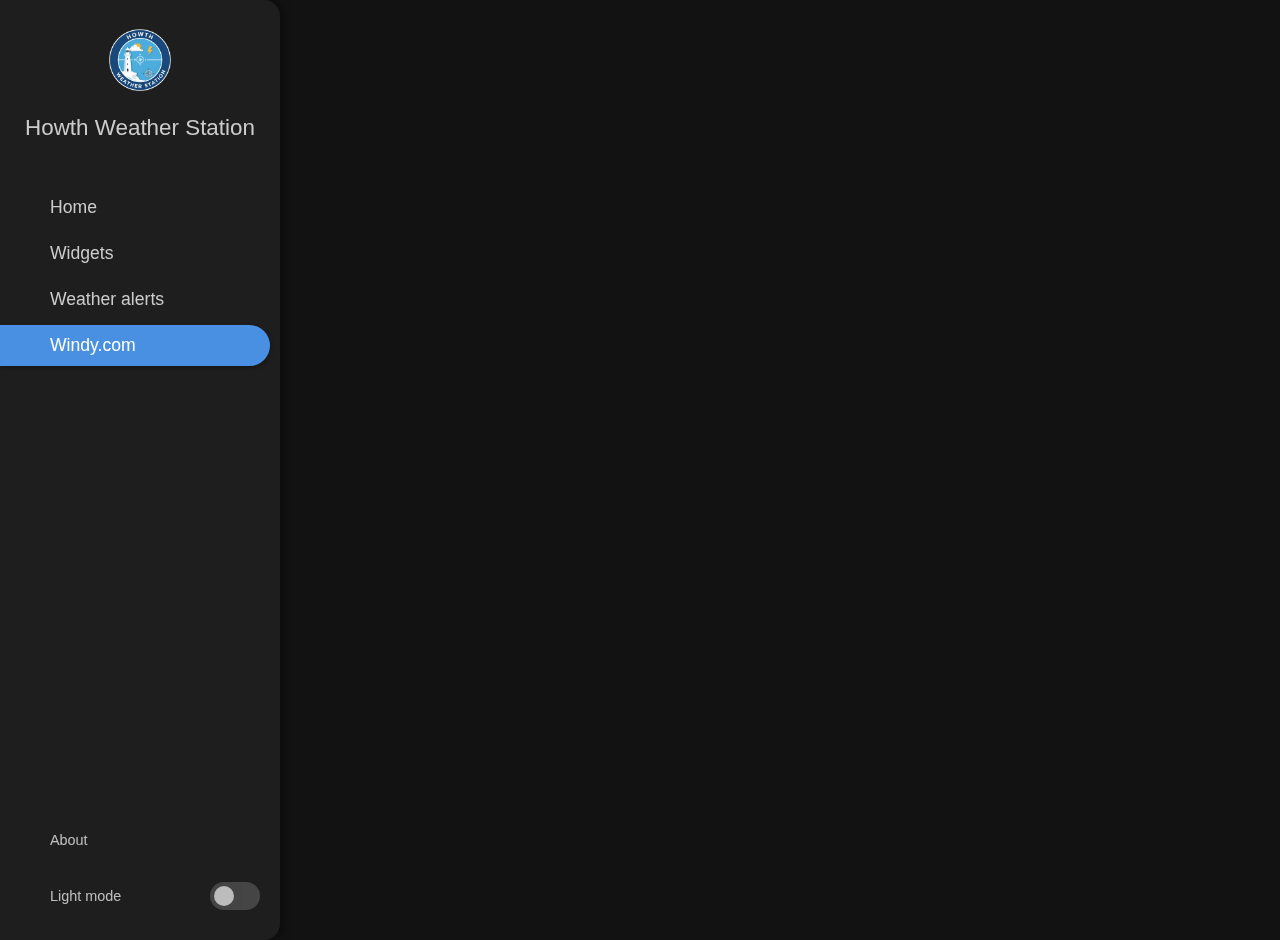
<file: windy.html>
<!DOCTYPE html>
<html lang="en">
<head>
    <meta charset="UTF-8">
    <meta name="viewport" content="width=device-width, initial-scale=1.0">
    <title>Howth Weather - Windy.com Map</title>
    
    <style>
        /* BASE STYLES & THEME */
        :root {
            --color-dark-background: #121212; --color-card-background: #2b2b2b;
            --color-sidebar-background: #1e1e1e; --color-text-light: #ffffff;
            --color-text-dim: #ccc; --color-accent-blue: #4a90e2; 
            --sidebar-width: 280px; --border-radius-large: 16px; --border-radius-small: 8px;
        }
        body { margin: 0; font-family: 'Segoe UI', Tahoma, Geneva, Verdana, sans-serif; background-color: var(--color-dark-background); color: var(--color-text-light); overflow-x: hidden; }
        #weather-app { display: flex; min-height: 100vh; }

        /* SIDEBAR STYLING --- STICKY FIX --- */
        #sidebar { 
            width: var(--sidebar-width); 
            background-color: var(--color-sidebar-background); 
            padding: 20px 0; 
            display: flex; 
            flex-direction: column; 
            border-radius: 0 var(--border-radius-large) var(--border-radius-large) 0; 
            box-shadow: 2px 0 10px rgba(0, 0, 0, 0.5); 
            z-index: 10;
            position: sticky; top: 0; height: 100vh;
        }
        .logo-container { width: 80px; height: 80px; margin: 0 auto 10px; border-radius: 50%; display: flex; justify-content: center; align-items: center; }
        #station-header img { display: block; width: 100%; max-width: 100px; height: auto; margin: 0 auto; }
        #station-header h1 { font-size: 1.4em; font-weight: 300; text-align: center; margin-bottom: 25px; color: var(--color-text-dim); }
        
        /* NAV LIST --- SCROLL FIX --- */
        nav ul { 
            list-style: none; padding: 0; width: 100%; 
            flex-grow: 1; overflow-y: auto;
        }
        .nav-item { padding: 10px 20px 10px 50px; cursor: pointer; transition: background-color 0.2s; margin: 5px 0; padding-right: 20px; }
        .nav-item a { color: var(--color-text-dim); text-decoration: none; display: block; font-size: 1.1em; }
        .active-page { 
            background-color: var(--color-accent-blue); 
            border-radius: 0 25px 25px 0; 
            margin-right: 10px; 
            box-shadow: 0 2px 5px rgba(0, 0, 0, 0.3); 
        }
        .active-page a { color: var(--color-text-light); }
        
        #info-section { margin-top: auto; }
        #info-section, #dark-mode-toggle { padding: 10px 20px 10px 50px; cursor: pointer; font-size: 0.9em; opacity: 0.7; }
        
        
        /* MAIN WINDY CONTENT */
        #dashboard-content { flex-grow: 1; padding: 0; display: flex; flex-direction: column; }
        #windy-map-container { flex-grow: 1; width: 100%; height: 100%; min-height: 100vh; position: relative; }
        #windy-map { position: absolute; top: 0; left: 0; width: 100%; height: 100%; border: none; }

        /* RESPONSIVE SCALING (MOBILE) */
        @media (max-width: 600px) {
            #weather-app { flex-direction: column; } 
            #sidebar { 
                width: 100%; border-radius: 0; padding: 10px 0; 
                position: static; height: auto;
            }
            #station-header h1, #info-section { display: none; }
            #station-header { text-align: center; margin: 0 auto; }
            nav ul { 
                display: flex; justify-content: space-around; padding: 0 10px; 
                overflow-x: auto; white-space: nowrap; 
                flex-grow: 0; overflow-y: hidden;
            }
            .nav-item { padding: 5px 10px; margin: 0; flex-shrink: 0; }
            .active-page { margin-right: 0; border-radius: var(--border-radius-small); }
            #windy-map-container { min-height: calc(100vh - 50px); }
        }

        /* LIGHT MODE STYLES */
        body.light-mode {
            --color-dark-background: #f4f7f6; --color-card-background: #ffffff;
            --color-text-light: #333333; --color-sidebar-background: #eeeeee;
            --color-text-dim: #555555;
            background-color: var(--color-dark-background);
            color: var(--color-text-light);
        }
        body.light-mode #sidebar { background-color: var(--color-sidebar-background); box-shadow: 2px 0 10px rgba(0, 0, 0, 0.1); }
        body.light-mode #station-header h1 { color: var(--color-text-dim); }
        body.light-mode .nav-item a { color: var(--color-text-dim); }
        body.light-mode .active-page a { color: var(--color-text-light); }
        
        /* Toggle Switch Styles */
        #dark-mode-toggle { display: flex; justify-content: space-between; align-items: center; cursor: default; }
        #dark-mode-toggle label { cursor: pointer; }
        .switch-container { position: relative; display: inline-block; width: 50px; height: 28px; }
        .switch-container input { opacity: 0; width: 0; height: 0; }
        .slider { position: absolute; cursor: pointer; top: 0; left: 0; right: 0; bottom: 0; background-color: #555; transition: .4s; }
        .slider:before { position: absolute; content: ""; height: 20px; width: 20px; left: 4px; bottom: 4px; background-color: white; transition: .4s; }
        .slider.round { border-radius: 34px; }
        .slider.round:before { border-radius: 50%; }
        input:checked + .slider { background-color: var(--color-accent-blue); }
        input:checked + .slider:before { transform: translateX(22px); }
    </style>
</head>
<body>

    <div id="weather-app">
        <aside id="sidebar">
            <div id="station-header">
                <div class="logo-container"><img src="howthw.png" alt="Howth Weather Station Logo"></div>
                <h1>Howth Weather Station</h1>
            </div>
            <nav>
                <ul>
                    <li class="nav-item"><a href="index.html">Home</a></li>
                    <li class="nav-item"><a href="widgets.html">Widgets</a></li>
                    <li class="nav-item"><a href="alerts.html">Weather alerts</a></li>
                    <li class="nav-item active-page"><a href="windy.html">Windy.com</a></li>
                </ul>
            </nav>
            <div id="info-section"><p>About</p></div>
            <div id="dark-mode-toggle">
                <label for="theme-switch">Light mode</label>
                <label class="switch-container">
                    <input type="checkbox" id="theme-switch">
                    <span class="slider round"></span>
                </label>
            </div>
        </aside>

        <main id="dashboard-content">
            <div id="windy-map-container">
                <iframe 
                    id="windy-map"
                    src="https://embed.windy.com/embed.html?type=map&location=coordinates&metricRain=mm&metricTemp=%C2%B0C&metricWind=km/h&zoom=7&overlay=rain&product=ecmwf&level=surface&lat=53.38&lon=-6.06" 
                    frameborder="0"
                    allowfullscreen
                ></iframe>
            </div>
        </main>
    </div>

    <script>
        const themeSwitch = document.getElementById('theme-switch');
        const body = document.body;
        function applyTheme(theme) {
            if (theme === 'light') {
                body.classList.add('light-mode');
                themeSwitch.checked = true;
            } else {
                body.classList.remove('light-mode');
                themeSwitch.checked = false;
            }
        }
        const savedTheme = localStorage.getItem('theme');
        if (savedTheme) {
            applyTheme(savedTheme);
        } else {
            applyTheme('dark');
        }
        themeSwitch.addEventListener('change', function() {
            if (this.checked) {
                body.classList.add('light-mode');
                localStorage.setItem('theme', 'light');
            } else {
                body.classList.remove('light-mode');
                localStorage.setItem('theme', 'dark');
            }
        });
    </script>
</body>
</html>
</file>
